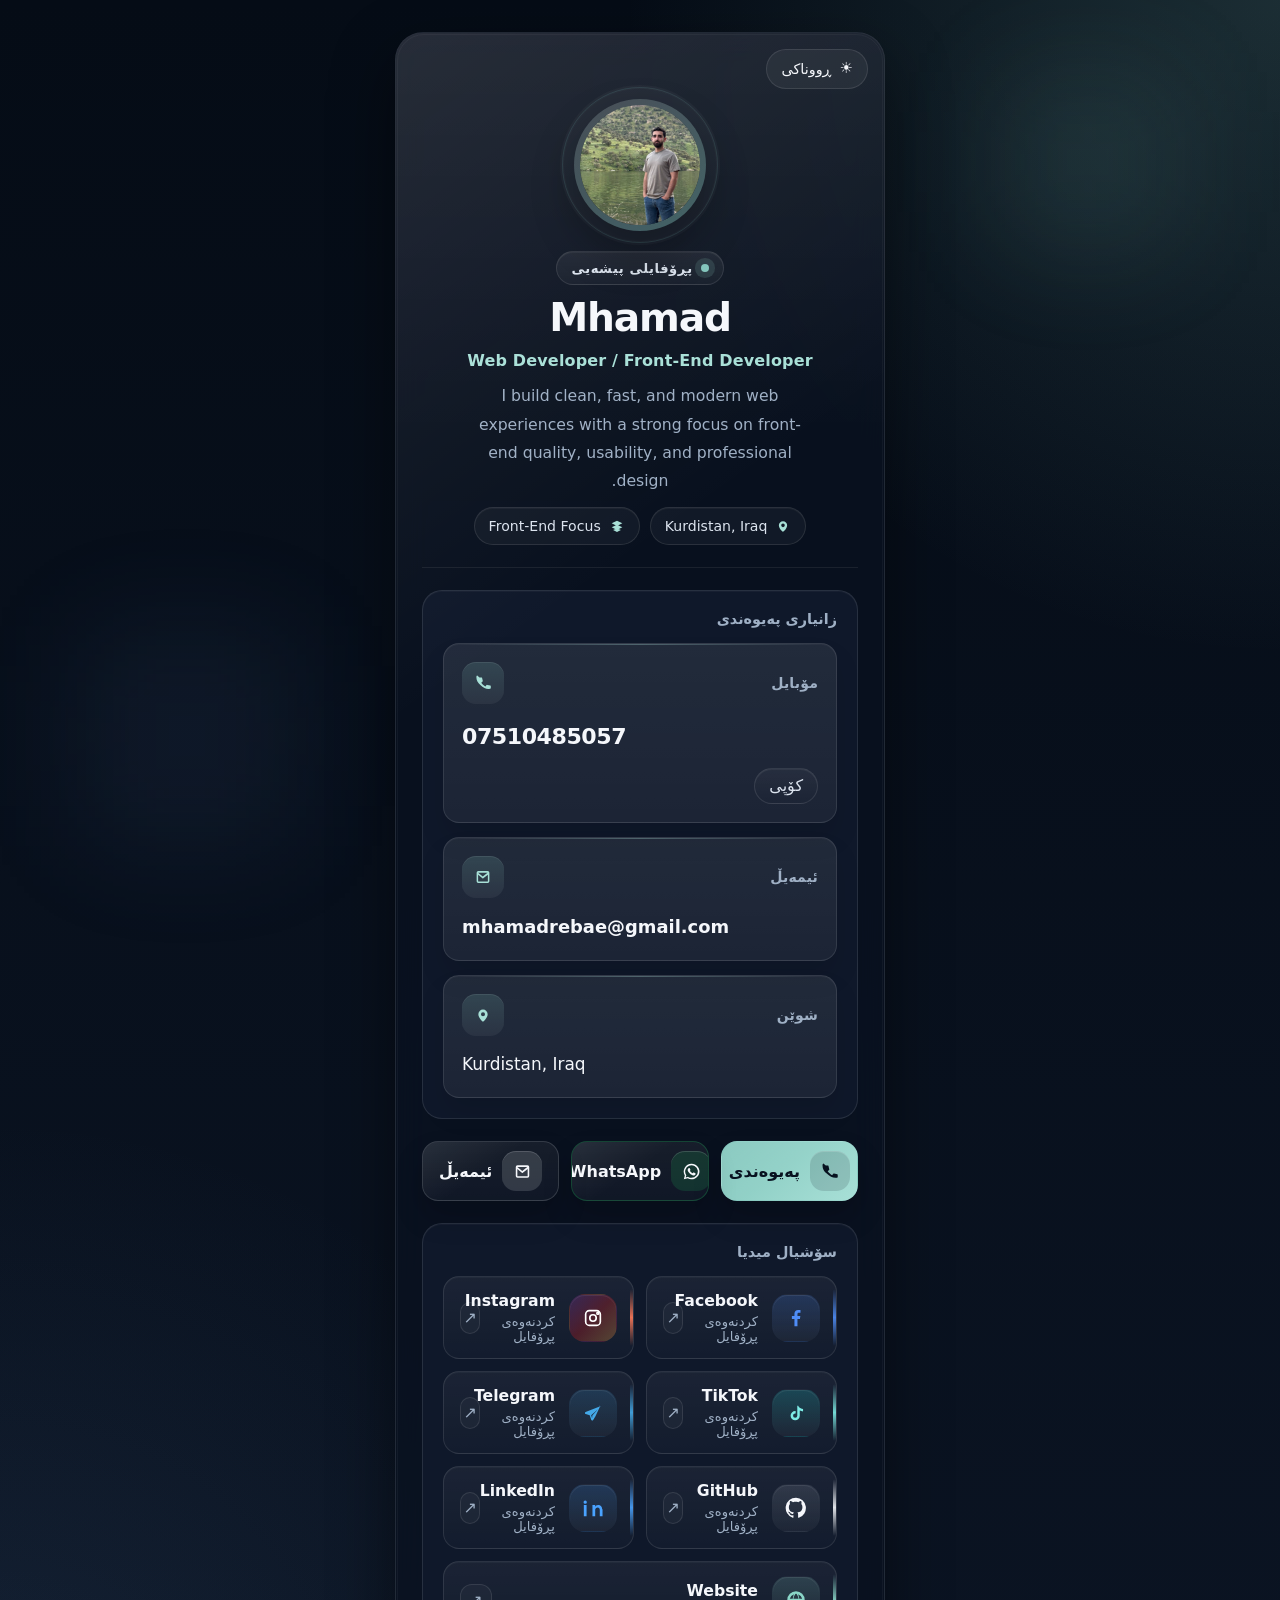
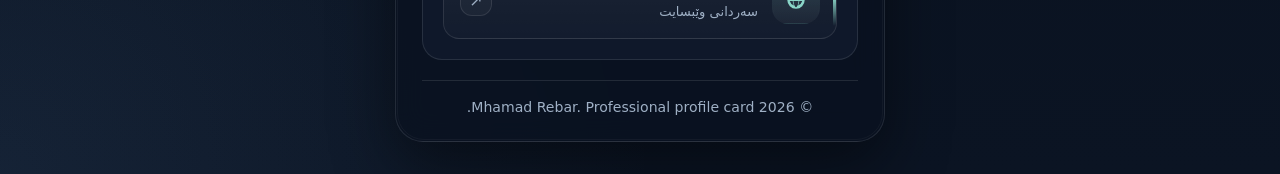
<file: index.html>
<!DOCTYPE html>
<html lang="ku" dir="rtl" data-theme="dark">
  <head>
    <meta charset="UTF-8" />
    <meta name="viewport" content="width=device-width, initial-scale=1.0" />
    <title>Mhamad Rebar | Web Developer / Front-End Developer</title>
    <meta
      name="description"
      content="Personal profile and contact card for Mhamad Rebar, Web Developer / Front-End Developer."
    />
    <meta name="theme-color" content="#07111f" id="theme-color-meta" />
    <meta property="og:type" content="website" />
    <meta
      property="og:title"
      content="Mhamad Rebar | Web Developer / Front-End Developer"
    />
    <meta
      property="og:description"
      content="Personal profile and contact card for Mhamad Rebar."
    />
    <meta property="og:image" content="assets/profile.jpg" />
    <meta property="og:locale" content="ku_IQ" />
    <link rel="icon" type="image/png" href="assets/favicon.png" />
    <link rel="preload" as="image" href="assets/profile.jpg" />
    <link rel="stylesheet" href="style.css" />
    <script src="script.js" defer></script>
  </head>
  <body>
    <div class="page-shell">
      <main class="profile-card" aria-labelledby="profile-name">
        <button
          class="theme-toggle"
          type="button"
          data-theme-toggle
          aria-label="گۆڕینی ڕووناکی ڕووکار"
          aria-pressed="false"
        >
          <span class="theme-toggle__icon" aria-hidden="true">☀</span>
          <span class="theme-toggle__text">ڕووناکی</span>
        </button>

        <section class="profile-hero">
          <div class="avatar" data-avatar>
            <div class="avatar__fallback" aria-hidden="true">
              <span data-avatar-initials>MR</span>
            </div>

            <!-- Replace assets/profile.jpg with your compressed profile image. -->
            <img
              class="avatar__image"
              src="assets/mhamad.jpg"
              alt="Profile photo of Mhamad Rebar"
              width="320"
              height="320"
              fetchpriority="high"
              decoding="async"
              data-profile-image
            />
          </div>

          <div class="profile-copy">
            <p class="profile-eyebrow">
              <span class="profile-eyebrow__dot" aria-hidden="true"></span>
              <span>پڕۆفایلی پیشەیی</span>
            </p>
            <!-- Personal data: update name, title, and bio here. -->
            <h1 class="profile-name" id="profile-name" data-profile-name>
              Mhamad
            </h1>
            <p class="profile-title">Web Developer / Front-End Developer</p>
            <p class="profile-bio">
              I build clean, fast, and modern web experiences with a strong
              focus on front-end quality, usability, and professional design.
            </p>
            <div class="profile-highlights" aria-label="Quick profile highlights">
              <span class="profile-chip">
                <svg viewBox="0 0 24 24" focusable="false" aria-hidden="true">
                  <path
                    d="M12 21s-6.2-4.7-6.2-10A6.2 6.2 0 1 1 18.2 11c0 5.3-6.2 10-6.2 10Zm0-7.3a2.7 2.7 0 1 0 0-5.4 2.7 2.7 0 0 0 0 5.4Z"
                  />
                </svg>
                <span>Kurdistan, Iraq</span>
              </span>
              <span class="profile-chip">
                <svg viewBox="0 0 24 24" focusable="false" aria-hidden="true">
                  <path
                    d="M12 4 4 8l8 4 8-4-8-4Zm0 6.2L4 14l8 4 8-4-8-3.8Zm0 5L6.1 18 12 21l5.9-3L12 15.2Z"
                  />
                </svg>
                <span>Front-End Focus</span>
              </span>
            </div>
          </div>
        </section>

        <section class="details" aria-labelledby="details-title">
          <h2 class="section-title" id="details-title">زانیاری پەیوەندی</h2>

          <!-- Contact data: update phone, email, and location here. -->
          <dl class="details-grid">
            <div class="detail-item">
              <dt class="detail-item__header">
                <span class="detail-item__label">مۆبایل</span>
                <span class="detail-item__icon" aria-hidden="true">
                  <svg viewBox="0 0 24 24" focusable="false">
                    <path
                      d="M7.3 4.5h2.6c.4 0 .7.2.8.6l1 4a1 1 0 0 1-.3 1l-1.7 1.5a14.2 14.2 0 0 0 2.7 2.9 13.1 13.1 0 0 0 2.9 2.1l1.4-1.8a1 1 0 0 1 1-.3l4.1.9c.4.1.6.4.6.8v2.6c0 .5-.4.9-.9 1a8.2 8.2 0 0 1-2 .2c-3.7 0-7.5-1.9-11-5.4C5.1 12 3.2 8.3 3.2 4.7c0-.5 0-1.2.2-1.9.1-.5.5-.8.9-.8Z"
                    />
                  </svg>
                </span>
              </dt>
              <dd class="detail-item__body">
                <a
                  class="detail-link detail-link--phone"
                  href="tel:+9647510485057"
                  dir="ltr"
                >
                  07510485057
                </a>
                <button
                  class="copy-chip"
                  type="button"
                  data-copy-phone
                  data-copy-value="07510485057"
                  aria-label="کۆپی کردنی ژمارەی مۆبایل"
                >
                  کۆپی
                </button>
              </dd>
            </div>

            <div class="detail-item">
              <dt class="detail-item__header">
                <span class="detail-item__label">ئیمەیڵ</span>
                <span class="detail-item__icon" aria-hidden="true">
                  <svg viewBox="0 0 24 24" focusable="false">
                    <path
                      d="M3.5 6.2A2.2 2.2 0 0 1 5.7 4h12.6a2.2 2.2 0 0 1 2.2 2.2v11.6a2.2 2.2 0 0 1-2.2 2.2H5.7a2.2 2.2 0 0 1-2.2-2.2V6.2Zm2 .2 6.2 5 6.3-5H5.5Zm13 2.5-6.1 4.8a1 1 0 0 1-1.2 0L5.5 8.9v8.9c0 .1.1.2.2.2h12.6c.1 0 .2-.1.2-.2V8.9Z"
                    />
                  </svg>
                </span>
              </dt>
              <dd class="detail-item__body">
                <a
                  class="detail-link detail-link--email"
                  href="mailto:mhamadrebae@gmail.com"
                  dir="ltr"
                >
                  mhamadrebae@gmail.com
                </a>
              </dd>
            </div>

            <div class="detail-item">
              <dt class="detail-item__header">
                <span class="detail-item__label">شوێن</span>
                <span class="detail-item__icon" aria-hidden="true">
                  <svg viewBox="0 0 24 24" focusable="false">
                    <path
                      d="M12 21s-6.2-4.7-6.2-10A6.2 6.2 0 1 1 18.2 11c0 5.3-6.2 10-6.2 10Zm0-7.3a2.7 2.7 0 1 0 0-5.4 2.7 2.7 0 0 0 0 5.4Z"
                    />
                  </svg>
                </span>
              </dt>
              <dd class="detail-item__body">
                <span class="detail-text">Kurdistan, Iraq</span>
              </dd>
            </div>
          </dl>
        </section>

        <nav class="contact-actions" aria-label="ڕێگاکانی پەیوەندی">
          <a
            class="action-button action-button--primary"
            href="tel:+9647510485057"
            aria-label="پەیوەندی کردن بە ژمارەی مۆبایل"
          >
            <span class="action-button__icon" aria-hidden="true">
              <svg viewBox="0 0 24 24" focusable="false">
                <path
                  d="M7.3 4.5h2.6c.4 0 .7.2.8.6l1 4a1 1 0 0 1-.3 1l-1.7 1.5a14.2 14.2 0 0 0 2.7 2.9 13.1 13.1 0 0 0 2.9 2.1l1.4-1.8a1 1 0 0 1 1-.3l4.1.9c.4.1.6.4.6.8v2.6c0 .5-.4.9-.9 1a8.2 8.2 0 0 1-2 .2c-3.7 0-7.5-1.9-11-5.4C5.1 12 3.2 8.3 3.2 4.7c0-.5 0-1.2.2-1.9.1-.5.5-.8.9-.8Z"
                />
              </svg>
            </span>
            <span>پەیوەندی</span>
          </a>

          <a
            class="action-button action-button--whatsapp"
            href="https://wa.me/9647510485057"
            target="_blank"
            rel="noopener noreferrer"
            aria-label="کردنەوەی پەیوەندی واتسئاپ"
          >
            <span class="action-button__icon" aria-hidden="true">
              <svg viewBox="0 0 24 24" focusable="false">
                <path
                  d="M12 2.2a9.8 9.8 0 0 0-8.4 14.8L2.3 21.7l4.9-1.3A9.8 9.8 0 1 0 12 2.2Zm0 17.8a8 8 0 0 1-4.1-1.1l-.3-.2-2.9.8.8-2.8-.2-.3A8 8 0 1 1 12 20Zm4.5-6c-.2-.1-1.4-.7-1.6-.8-.2-.1-.4-.1-.6.1l-.5.7c-.1.1-.3.2-.5.1a6.4 6.4 0 0 1-3.2-2.8c-.1-.2 0-.4.1-.5l.4-.5c.1-.2.1-.3 0-.5l-.7-1.7c-.2-.4-.4-.4-.6-.4h-.5c-.2 0-.5.1-.7.4-.2.2-.9.9-.9 2.1 0 1.2.9 2.4 1 2.5 1.7 2.4 3.8 3.5 5 3.9 1.5.5 1.9.4 2.2.4.7-.1 1.4-.6 1.6-1.2.2-.6.2-1.1.1-1.2-.1-.1-.3-.2-.5-.3Z"
                />
              </svg>
            </span>
            <span>WhatsApp</span>
          </a>

          <a
            class="action-button action-button--wide"
            href="mailto:mhamadrebae@gmail.com"
            aria-label="ناردنی ئیمەیڵ"
          >
            <span class="action-button__icon" aria-hidden="true">
              <svg viewBox="0 0 24 24" focusable="false">
                <path
                  d="M3.5 6.2A2.2 2.2 0 0 1 5.7 4h12.6a2.2 2.2 0 0 1 2.2 2.2v11.6a2.2 2.2 0 0 1-2.2 2.2H5.7a2.2 2.2 0 0 1-2.2-2.2V6.2Zm2 .2 6.2 5 6.3-5H5.5Zm13 2.5-6.1 4.8a1 1 0 0 1-1.2 0L5.5 8.9v8.9c0 .1.1.2.2.2h12.6c.1 0 .2-.1.2-.2V8.9Z"
                />
              </svg>
            </span>
            <span>ئیمەیڵ</span>
          </a>
        </nav>

        <section class="socials" aria-labelledby="socials-title">
          <h2 class="section-title" id="socials-title">سۆشیال میدیا</h2>

          <!-- Social links: replace each href with your own profile URL. -->
          <ul class="social-grid" role="list">
            <li>
              <a
                class="social-link social-link--facebook"
                href="https://facebook.com/yourusername"
                target="_blank"
                rel="noopener noreferrer"
                aria-label="Facebook profile, opens in a new tab"
              >
                <span class="social-link__badge" aria-hidden="true">
                  <svg viewBox="0 0 24 24" focusable="false">
                    <path
                      d="M13.6 21v-8h2.7l.4-3.2h-3.1V7.7c0-.9.3-1.5 1.6-1.5h1.7V3.4c-.3 0-1.3-.1-2.5-.1-2.5 0-4.1 1.5-4.1 4.4v2H7.5V13h2.8v8h3.3Z"
                    />
                  </svg>
                </span>
                <span class="social-link__body">
                  <span class="social-link__name">Facebook</span>
                  <span class="social-link__meta">کردنەوەی پڕۆفایل</span>
                </span>
                <span class="social-link__hint" aria-hidden="true">↗</span>
              </a>
            </li>
            <li>
              <a
                class="social-link social-link--instagram"
                href="https://instagram.com/yourusername"
                target="_blank"
                rel="noopener noreferrer"
                aria-label="Instagram profile, opens in a new tab"
              >
                <span class="social-link__badge" aria-hidden="true">
                  <svg viewBox="0 0 24 24" focusable="false">
                    <rect x="4" y="4" width="16" height="16" rx="4" />
                    <circle cx="12" cy="12" r="3.5" fill="none" />
                    <circle cx="17.3" cy="6.8" r="1.1" />
                  </svg>
                </span>
                <span class="social-link__body">
                  <span class="social-link__name">Instagram</span>
                  <span class="social-link__meta">کردنەوەی پڕۆفایل</span>
                </span>
                <span class="social-link__hint" aria-hidden="true">↗</span>
              </a>
            </li>
            <li>
              <a
                class="social-link social-link--tiktok"
                href="https://www.tiktok.com/@yourusername"
                target="_blank"
                rel="noopener noreferrer"
                aria-label="TikTok profile, opens in a new tab"
              >
                <span class="social-link__badge" aria-hidden="true">
                  <svg viewBox="0 0 24 24" focusable="false">
                    <path
                      d="M14.4 4c.4 1.1 1.4 2.2 2.7 2.9.8.4 1.7.6 2.6.6v2.8c-1.2 0-2.5-.3-3.6-.9v5.5a5 5 0 1 1-5-5h.5v2.7h-.5a2.3 2.3 0 1 0 2.3 2.3V4h1Z"
                    />
                  </svg>
                </span>
                <span class="social-link__body">
                  <span class="social-link__name">TikTok</span>
                  <span class="social-link__meta">کردنەوەی پڕۆفایل</span>
                </span>
                <span class="social-link__hint" aria-hidden="true">↗</span>
              </a>
            </li>
            <li>
              <a
                class="social-link social-link--telegram"
                href="https://t.me/yourusername"
                target="_blank"
                rel="noopener noreferrer"
                aria-label="Telegram profile, opens in a new tab"
              >
                <span class="social-link__badge" aria-hidden="true">
                  <svg viewBox="0 0 24 24" focusable="false">
                    <path
                      d="M20.7 4.4 3.9 10.9c-1.1.4-1 2 .2 2.3l4.3 1.3 1.6 4.9c.3 1.1 1.7 1.2 2.2.2l2.5-4.1 4.7-10c.4-.9-.4-1.8-1.3-1.4Zm-9.4 10.2-.3 3-1-3.1 7.3-6.6-6 6.7Z"
                    />
                  </svg>
                </span>
                <span class="social-link__body">
                  <span class="social-link__name">Telegram</span>
                  <span class="social-link__meta">کردنەوەی پڕۆفایل</span>
                </span>
                <span class="social-link__hint" aria-hidden="true">↗</span>
              </a>
            </li>
            <li>
              <a
                class="social-link social-link--github"
                href="https://github.com/yourusername"
                target="_blank"
                rel="noopener noreferrer"
                aria-label="GitHub profile, opens in a new tab"
              >
                <span class="social-link__badge" aria-hidden="true">
                  <svg viewBox="0 0 24 24" focusable="false">
                    <path
                      d="M12 .7a11.3 11.3 0 0 0-3.6 22c.6.1.8-.2.8-.6v-2.1c-3.3.7-4-1.4-4-1.4-.5-1.3-1.3-1.7-1.3-1.7-1-.7.1-.7.1-.7 1.1.1 1.7 1.1 1.7 1.1 1 1.7 2.6 1.2 3.3.9.1-.7.4-1.2.7-1.5-2.7-.3-5.5-1.3-5.5-5.9 0-1.3.5-2.4 1.2-3.2-.1-.3-.5-1.5.1-3.1 0 0 1-.3 3.2 1.2.9-.3 1.9-.4 2.9-.4s2 .1 2.9.4c2.2-1.5 3.2-1.2 3.2-1.2.6 1.6.2 2.8.1 3.1.8.8 1.2 1.9 1.2 3.2 0 4.6-2.8 5.6-5.5 5.9.4.4.8 1.1.8 2.2v3.2c0 .4.2.7.8.6A11.3 11.3 0 0 0 12 .7Z"
                    />
                  </svg>
                </span>
                <span class="social-link__body">
                  <span class="social-link__name">GitHub</span>
                  <span class="social-link__meta">کردنەوەی پڕۆفایل</span>
                </span>
                <span class="social-link__hint" aria-hidden="true">↗</span>
              </a>
            </li>
            <li>
              <a
                class="social-link social-link--linkedin"
                href="https://www.linkedin.com/in/yourusername"
                target="_blank"
                rel="noopener noreferrer"
                aria-label="LinkedIn profile, opens in a new tab"
              >
                <span class="social-link__badge" aria-hidden="true">
                  <svg viewBox="0 0 24 24" focusable="false">
                    <path
                      d="M5 8.8H2V21h3V8.8ZM3.5 7.4a1.8 1.8 0 1 0 0-3.6 1.8 1.8 0 0 0 0 3.6ZM22 13.4c0-3-1.6-4.8-4.3-4.8-2 0-2.8 1.1-3.3 1.9V8.8h-3V21h3v-6.8c0-.4 0-.8.2-1.1.4-.8 1.1-1.6 2.4-1.6 1.7 0 2.4 1.2 2.4 3V21h3v-7.6Z"
                    />
                  </svg>
                </span>
                <span class="social-link__body">
                  <span class="social-link__name">LinkedIn</span>
                  <span class="social-link__meta">کردنەوەی پڕۆفایل</span>
                </span>
                <span class="social-link__hint" aria-hidden="true">↗</span>
              </a>
            </li>
            <li>
              <a
                class="social-link social-link--website"
                href="https://yourwebsite.com"
                target="_blank"
                rel="noopener noreferrer"
                aria-label="Personal website, opens in a new tab"
              >
                <span class="social-link__badge" aria-hidden="true">
                  <svg viewBox="0 0 24 24" focusable="false">
                    <path
                      d="M12 2.5a9.5 9.5 0 1 0 0 19 9.5 9.5 0 0 0 0-19Zm6.8 8.2h-3.2a15.5 15.5 0 0 0-1.4-5 7 7 0 0 1 4.6 5Zm-6.8-5.6c.8 0 2.3 2.2 2.8 5.6H9.2C9.7 7.3 11.2 5.1 12 5.1Zm-2.8 7.9h5.6c-.1 1.6-.4 3.1-.9 4.4-.5 1.2-1.3 2.4-1.9 2.4s-1.4-1.2-1.9-2.4c-.5-1.3-.8-2.8-.9-4.4Zm-4 0h3.2c.2 1.8.6 3.5 1.4 5a7 7 0 0 1-4.6-5Zm0-2.3a7 7 0 0 1 4.6-5 15.5 15.5 0 0 0-1.4 5H5.2Zm9 7.3c.8-1.5 1.2-3.2 1.4-5h3.2a7 7 0 0 1-4.6 5Z"
                    />
                  </svg>
                </span>
                <span class="social-link__body">
                  <span class="social-link__name">Website</span>
                  <span class="social-link__meta">سەردانی وێبسایت</span>
                </span>
                <span class="social-link__hint" aria-hidden="true">↗</span>
              </a>
            </li>
          </ul>
        </section>

        <footer class="profile-footer">
          <p>
            © <span id="current-year"></span> Mhamad Rebar. Professional
            profile card.
          </p>
        </footer>
      </main>
    </div>

    <div
      class="toast"
      id="copy-toast"
      role="status"
      aria-live="polite"
      aria-atomic="true"
    >
      ژمارەکە کۆپی کرا
    </div>
  </body>
</html>
</file>
<file: style.css>
:root {
  color-scheme: dark;
  --font-sans: system-ui, -apple-system, BlinkMacSystemFont, "Segoe UI",
    sans-serif;
  --bg: #050c16;
  --bg-alt: #0b1423;
  --surface: rgba(10, 18, 32, 0.76);
  --surface-strong: rgba(12, 21, 37, 0.9);
  --surface-elevated: rgba(16, 26, 44, 0.94);
  --surface-soft: rgba(255, 255, 255, 0.04);
  --surface-hover: rgba(255, 255, 255, 0.08);
  --text: #f5f7fb;
  --muted: #9fb0c5;
  --soft: #dce4ef;
  --accent: #82c6bc;
  --accent-strong: #a8e0d7;
  --border: rgba(255, 255, 255, 0.1);
  --border-strong: rgba(255, 255, 255, 0.15);
  --ring: rgba(168, 224, 215, 0.24);
  --shadow-card: 0 24px 64px rgba(0, 0, 0, 0.45);
  --shadow-soft: 0 16px 30px rgba(0, 0, 0, 0.16);
  --radius-xl: 28px;
  --radius-lg: 20px;
  --radius-md: 16px;
  --transition: 220ms ease;
}

html[data-theme="light"] {
  color-scheme: light;
  --bg: #eef3f8;
  --bg-alt: #dce4ee;
  --surface: rgba(255, 255, 255, 0.78);
  --surface-strong: rgba(255, 255, 255, 0.96);
  --surface-elevated: rgba(255, 255, 255, 0.92);
  --surface-soft: rgba(6, 17, 35, 0.04);
  --surface-hover: rgba(6, 17, 35, 0.08);
  --text: #102033;
  --muted: #5f6f82;
  --soft: #213449;
  --accent: #2f8579;
  --accent-strong: #235f58;
  --border: rgba(16, 32, 51, 0.08);
  --border-strong: rgba(16, 32, 51, 0.14);
  --ring: rgba(47, 133, 121, 0.16);
  --shadow-card: 0 24px 64px rgba(31, 47, 70, 0.16);
  --shadow-soft: 0 16px 28px rgba(31, 47, 70, 0.1);
}

*,
*::before,
*::after {
  box-sizing: border-box;
}

html {
  scroll-behavior: smooth;
}

body {
  margin: 0;
  min-height: 100svh;
  padding: 24px 16px;
  font-family: var(--font-sans);
  color: var(--text);
  background:
    radial-gradient(circle at top right, rgba(130, 198, 188, 0.18), transparent 30%),
    radial-gradient(circle at bottom left, rgba(95, 140, 190, 0.12), transparent 30%),
    linear-gradient(180deg, var(--bg), var(--bg-alt));
  display: flex;
  align-items: center;
  justify-content: center;
  transition:
    background-color var(--transition),
    color var(--transition);
  position: relative;
  overflow-x: hidden;
}

body::before,
body::after {
  content: "";
  position: fixed;
  inset: auto;
  pointer-events: none;
  filter: blur(60px);
  opacity: 0.7;
}

body::before {
  width: 180px;
  height: 180px;
  inset-block-start: 8%;
  inset-inline-start: 8%;
  background: rgba(130, 198, 188, 0.16);
}

body::after {
  width: 220px;
  height: 220px;
  inset-block-end: 6%;
  inset-inline-end: 6%;
  background: rgba(91, 118, 168, 0.14);
}

a,
button {
  font: inherit;
}

button {
  cursor: pointer;
}

img {
  display: block;
  max-width: 100%;
}

:focus-visible {
  outline: 2px solid var(--accent);
  outline-offset: 3px;
}

.page-shell {
  width: min(100%, 490px);
  position: relative;
}

.profile-card {
  position: relative;
  overflow: hidden;
  padding: 22px;
  border: 1px solid var(--border);
  border-radius: var(--radius-xl);
  background:
    linear-gradient(180deg, rgba(255, 255, 255, 0.04), transparent 24%),
    var(--surface);
  box-shadow: var(--shadow-card);
  backdrop-filter: blur(16px);
  -webkit-backdrop-filter: blur(16px);
  animation: card-enter 650ms ease both;
}

.profile-card::before {
  content: "";
  position: absolute;
  inset: 0;
  background: linear-gradient(
    145deg,
    rgba(255, 255, 255, 0.09),
    transparent 34%
  );
  pointer-events: none;
}

.profile-card::after {
  content: "";
  position: absolute;
  inset: 1px;
  border-radius: calc(var(--radius-xl) - 1px);
  border: 1px solid rgba(255, 255, 255, 0.04);
  pointer-events: none;
}

.theme-toggle {
  position: absolute;
  inset-block-start: 16px;
  inset-inline-start: 16px;
  z-index: 2;
  display: inline-flex;
  align-items: center;
  gap: 8px;
  min-height: 40px;
  padding: 0 14px;
  border: 1px solid var(--border);
  border-radius: 999px;
  background: rgba(255, 255, 255, 0.05);
  color: var(--text);
  transition:
    transform var(--transition),
    background-color var(--transition),
    border-color var(--transition);
}

.theme-toggle:active {
  transform: scale(0.98);
}

.theme-toggle__icon {
  font-size: 0.95rem;
  line-height: 1;
}

.theme-toggle__text {
  font-size: 0.9rem;
}

.profile-hero {
  display: grid;
  justify-items: center;
  gap: 20px;
  padding-block-start: 40px;
  padding-block-end: 22px;
  margin-block-end: 4px;
  border-bottom: 1px solid rgba(255, 255, 255, 0.07);
  text-align: center;
}

.avatar {
  position: relative;
  width: 132px;
  aspect-ratio: 1;
  border-radius: 50%;
  padding: 6px;
  background: linear-gradient(
    145deg,
    rgba(255, 255, 255, 0.18),
    rgba(130, 198, 188, 0.42)
  );
  box-shadow:
    0 22px 44px rgba(0, 0, 0, 0.3),
    0 0 0 14px rgba(255, 255, 255, 0.03);
}

.avatar::after {
  content: "";
  position: absolute;
  inset: 6px;
  border: 1px solid rgba(255, 255, 255, 0.14);
  border-radius: 50%;
  pointer-events: none;
}

.avatar::before {
  content: "";
  position: absolute;
  inset: -12px;
  border-radius: 50%;
  border: 1px solid rgba(130, 198, 188, 0.14);
  box-shadow: 0 0 0 1px rgba(255, 255, 255, 0.02) inset;
}

.avatar__fallback,
.avatar__image {
  position: absolute;
  inset: 6px;
  width: calc(100% - 12px);
  height: calc(100% - 12px);
  border-radius: 50%;
}

.avatar__fallback {
  display: grid;
  place-items: center;
  background:
    radial-gradient(circle at top, rgba(130, 198, 188, 0.2), transparent 45%),
    linear-gradient(180deg, rgba(18, 30, 50, 0.96), rgba(8, 14, 24, 0.98));
  color: var(--text);
  font-size: 2rem;
  font-weight: 700;
  letter-spacing: 0.08em;
}

.avatar__image {
  object-fit: cover;
  z-index: 1;
}

.avatar.is-fallback .avatar__image {
  opacity: 0;
}

.profile-copy {
  display: grid;
  gap: 12px;
}

.profile-eyebrow {
  margin: 0;
  display: inline-flex;
  align-items: center;
  justify-content: center;
  gap: 8px;
  justify-self: center;
  min-height: 34px;
  padding: 0 14px;
  border-radius: 999px;
  border: 1px solid var(--border);
  background: linear-gradient(180deg, rgba(255, 255, 255, 0.07), rgba(255, 255, 255, 0.03));
  color: var(--soft);
  font-size: 0.82rem;
  font-weight: 700;
  letter-spacing: 0.04em;
  text-transform: uppercase;
  box-shadow: inset 0 1px 0 rgba(255, 255, 255, 0.05);
}

.profile-eyebrow__dot {
  width: 8px;
  height: 8px;
  border-radius: 50%;
  background: var(--accent);
  box-shadow: 0 0 0 6px rgba(130, 198, 188, 0.16);
}

.profile-name {
  margin: 0;
  font-size: clamp(1.9rem, 7vw, 2.45rem);
  line-height: 1.08;
  letter-spacing: -0.03em;
}

.profile-title {
  margin: 0;
  color: var(--accent-strong);
  font-size: 1rem;
  font-weight: 600;
  letter-spacing: 0.01em;
}

.profile-bio {
  margin: 0;
  max-width: 35ch;
  color: var(--muted);
  line-height: 1.8;
  font-size: 0.98rem;
}

.profile-highlights {
  display: flex;
  flex-wrap: wrap;
  justify-content: center;
  gap: 10px;
}

.profile-chip {
  display: inline-flex;
  align-items: center;
  gap: 8px;
  min-height: 38px;
  padding: 0 14px;
  border-radius: 999px;
  border: 1px solid var(--border);
  background: rgba(255, 255, 255, 0.04);
  color: var(--soft);
  font-size: 0.88rem;
  box-shadow: inset 0 1px 0 rgba(255, 255, 255, 0.04);
}

.profile-chip svg {
  width: 16px;
  height: 16px;
  fill: var(--accent-strong);
  flex-shrink: 0;
}

.details,
.socials {
  margin-block-start: 22px;
  padding: 20px;
  border-radius: var(--radius-lg);
  background: var(--surface-elevated);
  border: 1px solid var(--border);
  box-shadow: inset 0 1px 0 rgba(255, 255, 255, 0.03);
}

.section-title {
  margin: 0 0 16px;
  color: var(--muted);
  font-size: 0.9rem;
  font-weight: 700;
}

.details-grid {
  margin: 0;
  display: grid;
  gap: 14px;
}

.detail-item {
  position: relative;
  display: grid;
  gap: 14px;
  padding: 18px;
  border-radius: var(--radius-md);
  background:
    linear-gradient(180deg, rgba(255, 255, 255, 0.05), rgba(255, 255, 255, 0.025)),
    rgba(255, 255, 255, 0.03);
  border: 1px solid var(--border);
  box-shadow:
    inset 0 1px 0 rgba(255, 255, 255, 0.03),
    0 16px 26px rgba(0, 0, 0, 0.1);
  transition:
    transform var(--transition),
    border-color var(--transition),
    box-shadow var(--transition);
}

.detail-item::before {
  content: "";
  position: absolute;
  inset-inline: 18px;
  inset-block-start: 0;
  height: 1px;
  background: linear-gradient(90deg, transparent, rgba(168, 224, 215, 0.4), transparent);
  opacity: 0.75;
}

.detail-item__header {
  margin: 0;
  display: flex;
  align-items: center;
  justify-content: space-between;
  gap: 16px;
}

.detail-item__label {
  color: var(--muted);
  font-size: 0.88rem;
  font-weight: 700;
  letter-spacing: 0.01em;
}

.detail-item__icon {
  width: 42px;
  height: 42px;
  border-radius: 14px;
  display: inline-grid;
  place-items: center;
  background: linear-gradient(180deg, rgba(130, 198, 188, 0.18), rgba(255, 255, 255, 0.05));
  color: var(--accent-strong);
  box-shadow: inset 0 1px 0 rgba(255, 255, 255, 0.08);
  flex-shrink: 0;
}

.detail-item__icon svg {
  width: 18px;
  height: 18px;
  fill: currentColor;
}

.detail-item__body {
  margin: 0;
  display: flex;
  flex-direction: column;
  align-items: flex-start;
  justify-content: flex-start;
  gap: 12px;
}

.detail-link,
.detail-text {
  min-width: 0;
  max-width: 100%;
  color: var(--text);
  font-size: 1.06rem;
  text-decoration: none;
  unicode-bidi: plaintext;
  overflow-wrap: anywhere;
  word-break: break-word;
  line-height: 1.7;
}

.detail-link {
  font-weight: 600;
}

.detail-link--phone,
.detail-link--email,
.detail-text {
  display: block;
  width: 100%;
}

.detail-link--phone {
  font-size: clamp(1.18rem, 3.8vw, 1.38rem);
  letter-spacing: -0.02em;
}

.detail-link--email {
  font-size: clamp(1.02rem, 3.2vw, 1.12rem);
}

.detail-link[dir="ltr"] {
  direction: ltr;
  text-align: left;
}

.copy-chip {
  flex-shrink: 0;
  align-self: flex-start;
  min-height: 36px;
  padding: 0 14px;
  border: 1px solid var(--border);
  border-radius: 999px;
  background: linear-gradient(180deg, var(--surface-soft), transparent);
  color: var(--soft);
  box-shadow: inset 0 1px 0 rgba(255, 255, 255, 0.05);
  transition:
    transform var(--transition),
    background-color var(--transition),
    border-color var(--transition);
}

.copy-chip:active {
  transform: scale(0.97);
}

.contact-actions {
  display: grid;
  grid-template-columns: repeat(2, minmax(0, 1fr));
  gap: 12px;
  margin-block-start: 22px;
}

.action-button {
  position: relative;
  overflow: hidden;
  min-height: 60px;
  padding: 0 16px;
  border: 1px solid var(--border-strong);
  border-radius: var(--radius-md);
  background: linear-gradient(180deg, rgba(255, 255, 255, 0.06), rgba(255, 255, 255, 0.03));
  color: var(--text);
  text-decoration: none;
  display: inline-flex;
  align-items: center;
  justify-content: center;
  gap: 10px;
  font-weight: 700;
  box-shadow: var(--shadow-soft);
  transition:
    transform var(--transition),
    background-color var(--transition),
    border-color var(--transition),
    box-shadow var(--transition);
}

.action-button span:last-child {
  position: relative;
  z-index: 1;
}

.action-button::after {
  content: "";
  position: absolute;
  inset: 0;
  background: linear-gradient(145deg, rgba(255, 255, 255, 0.08), transparent 48%);
  pointer-events: none;
}

.action-button--primary {
  background: linear-gradient(135deg, var(--accent), var(--accent-strong));
  color: #07111f;
  border-color: transparent;
}

.action-button--whatsapp {
  border-color: rgba(37, 211, 102, 0.24);
}

.action-button--wide {
  grid-column: 1 / -1;
}

.action-button__icon {
  display: inline-grid;
  place-items: center;
  width: 40px;
  height: 40px;
  flex-shrink: 0;
  border-radius: 14px;
  background: rgba(255, 255, 255, 0.14);
  box-shadow: inset 0 1px 0 rgba(255, 255, 255, 0.15);
}

.action-button__icon svg {
  width: 19px;
  height: 19px;
  fill: currentColor;
}

.action-button--primary .action-button__icon {
  background: rgba(7, 17, 31, 0.14);
}

.action-button--whatsapp .action-button__icon {
  background: rgba(37, 211, 102, 0.14);
}

.social-grid {
  list-style: none;
  margin: 0;
  padding: 0;
  display: grid;
  grid-template-columns: 1fr;
  gap: 12px;
}

.social-grid li:last-child {
  grid-column: 1 / -1;
}

.social-link {
  --brand: var(--accent);
  --brand-soft: rgba(130, 198, 188, 0.15);
  position: relative;
  overflow: hidden;
  min-height: 68px;
  padding: 14px 16px;
  border-radius: var(--radius-md);
  border: 1px solid var(--border);
  background: linear-gradient(180deg, rgba(255, 255, 255, 0.05), rgba(255, 255, 255, 0.02));
  display: flex;
  align-items: center;
  gap: 14px;
  color: var(--text);
  text-decoration: none;
  box-shadow: inset 0 1px 0 rgba(255, 255, 255, 0.03);
  transition:
    transform var(--transition),
    background-color var(--transition),
    border-color var(--transition);
}

.social-link::before {
  content: "";
  position: absolute;
  inset-block: 12px;
  inset-inline-start: 0;
  width: 3px;
  border-radius: 999px;
  background: linear-gradient(180deg, transparent, var(--brand), transparent);
  opacity: 0.9;
}

.social-link__badge {
  flex-shrink: 0;
  width: 48px;
  height: 48px;
  padding-inline: 8px;
  border-radius: 16px;
  border: 1px solid transparent;
  background: linear-gradient(
    180deg,
    var(--brand-soft),
    rgba(255, 255, 255, 0.04)
  );
  display: inline-grid;
  place-items: center;
  color: var(--brand);
  box-shadow: inset 0 1px 0 rgba(255, 255, 255, 0.08);
}

.social-link__badge svg {
  width: 22px;
  height: 22px;
  fill: currentColor;
}

.social-link__body {
  display: grid;
  gap: 4px;
  min-width: 0;
}

.social-link__name {
  min-width: 0;
  font-size: 0.98rem;
  font-weight: 700;
}

.social-link__meta {
  color: var(--muted);
  font-size: 0.82rem;
}

.social-link__hint {
  margin-inline-start: auto;
  color: var(--muted);
  width: 32px;
  height: 32px;
  border-radius: 12px;
  border: 1px solid var(--border);
  background: rgba(255, 255, 255, 0.03);
  display: inline-grid;
  place-items: center;
  font-size: 1rem;
  transition:
    transform var(--transition),
    background-color var(--transition),
    border-color var(--transition);
}

.social-link--facebook {
  --brand: #4f8df7;
  --brand-soft: rgba(79, 141, 247, 0.2);
}

.social-link--instagram {
  --brand: #ff7a59;
  --brand-soft: rgba(228, 64, 95, 0.2);
}

.social-link--instagram .social-link__badge {
  background: linear-gradient(135deg, rgba(131, 58, 180, 0.28), rgba(253, 29, 29, 0.24), rgba(252, 176, 69, 0.28));
  color: #fff;
}

.social-link--instagram .social-link__badge svg {
  fill: none;
  stroke: currentColor;
  stroke-width: 1.8;
  stroke-linecap: round;
  stroke-linejoin: round;
}

.social-link--tiktok {
  --brand: #7dece6;
  --brand-soft: rgba(37, 244, 238, 0.18);
}

.social-link--telegram {
  --brand: #44a9e8;
  --brand-soft: rgba(68, 169, 232, 0.18);
}

.social-link--github {
  --brand: var(--text);
  --brand-soft: rgba(220, 228, 239, 0.12);
}

.social-link--linkedin {
  --brand: #4aa3ff;
  --brand-soft: rgba(74, 163, 255, 0.18);
}

.social-link--website {
  --brand: #8ad6c8;
  --brand-soft: rgba(138, 214, 200, 0.18);
}

.profile-footer {
  margin-block-start: 20px;
  padding-block-start: 18px;
  border-top: 1px solid var(--border);
  text-align: center;
  color: var(--muted);
  font-size: 0.88rem;
}

.profile-footer p {
  margin: 0;
}

.toast {
  position: fixed;
  inset-inline: 16px;
  inset-block-end: 20px;
  margin-inline: auto;
  width: fit-content;
  max-width: calc(100% - 32px);
  padding: 12px 16px;
  border-radius: 999px;
  background: rgba(10, 18, 32, 0.96);
  color: #f5f7fb;
  border: 1px solid rgba(255, 255, 255, 0.12);
  box-shadow: 0 14px 30px rgba(0, 0, 0, 0.22);
  opacity: 0;
  transform: translateY(14px);
  pointer-events: none;
  transition:
    opacity var(--transition),
    transform var(--transition);
}

.toast.is-visible {
  opacity: 1;
  transform: translateY(0);
}

@media (hover: hover) {
  .theme-toggle:hover,
  .copy-chip:hover,
  .action-button:hover,
  .social-link:hover {
    transform: translateY(-2px);
  }

  .theme-toggle:hover,
  .copy-chip:hover,
  .social-link:hover {
    background: var(--surface-hover);
    border-color: var(--border-strong);
  }

  .action-button:hover {
    border-color: var(--border-strong);
    box-shadow: 0 18px 38px rgba(0, 0, 0, 0.2);
  }

  .detail-item:hover {
    transform: translateY(-2px);
    border-color: var(--border-strong);
    box-shadow: 0 14px 28px rgba(0, 0, 0, 0.12);
  }

  .detail-link:hover {
    color: var(--accent-strong);
  }

  .social-link:hover {
    border-color: var(--brand-soft);
  }

  .social-link:hover .social-link__hint {
    transform: translateX(-1px) translateY(-1px);
  }
}

@media (min-width: 520px) {
  body {
    padding: 32px 20px;
  }

  .profile-card {
    padding: 26px;
  }

  .contact-actions {
    grid-template-columns: repeat(3, minmax(0, 1fr));
  }

  .action-button--wide {
    grid-column: auto;
  }

  .social-grid {
    grid-template-columns: repeat(2, minmax(0, 1fr));
  }
}

@media (prefers-reduced-motion: reduce) {
  html {
    scroll-behavior: auto;
  }

  *,
  *::before,
  *::after {
    animation: none !important;
    transition: none !important;
  }
}

@keyframes card-enter {
  from {
    opacity: 0;
    transform: translateY(18px) scale(0.985);
  }

  to {
    opacity: 1;
    transform: translateY(0) scale(1);
  }
}
</file>
